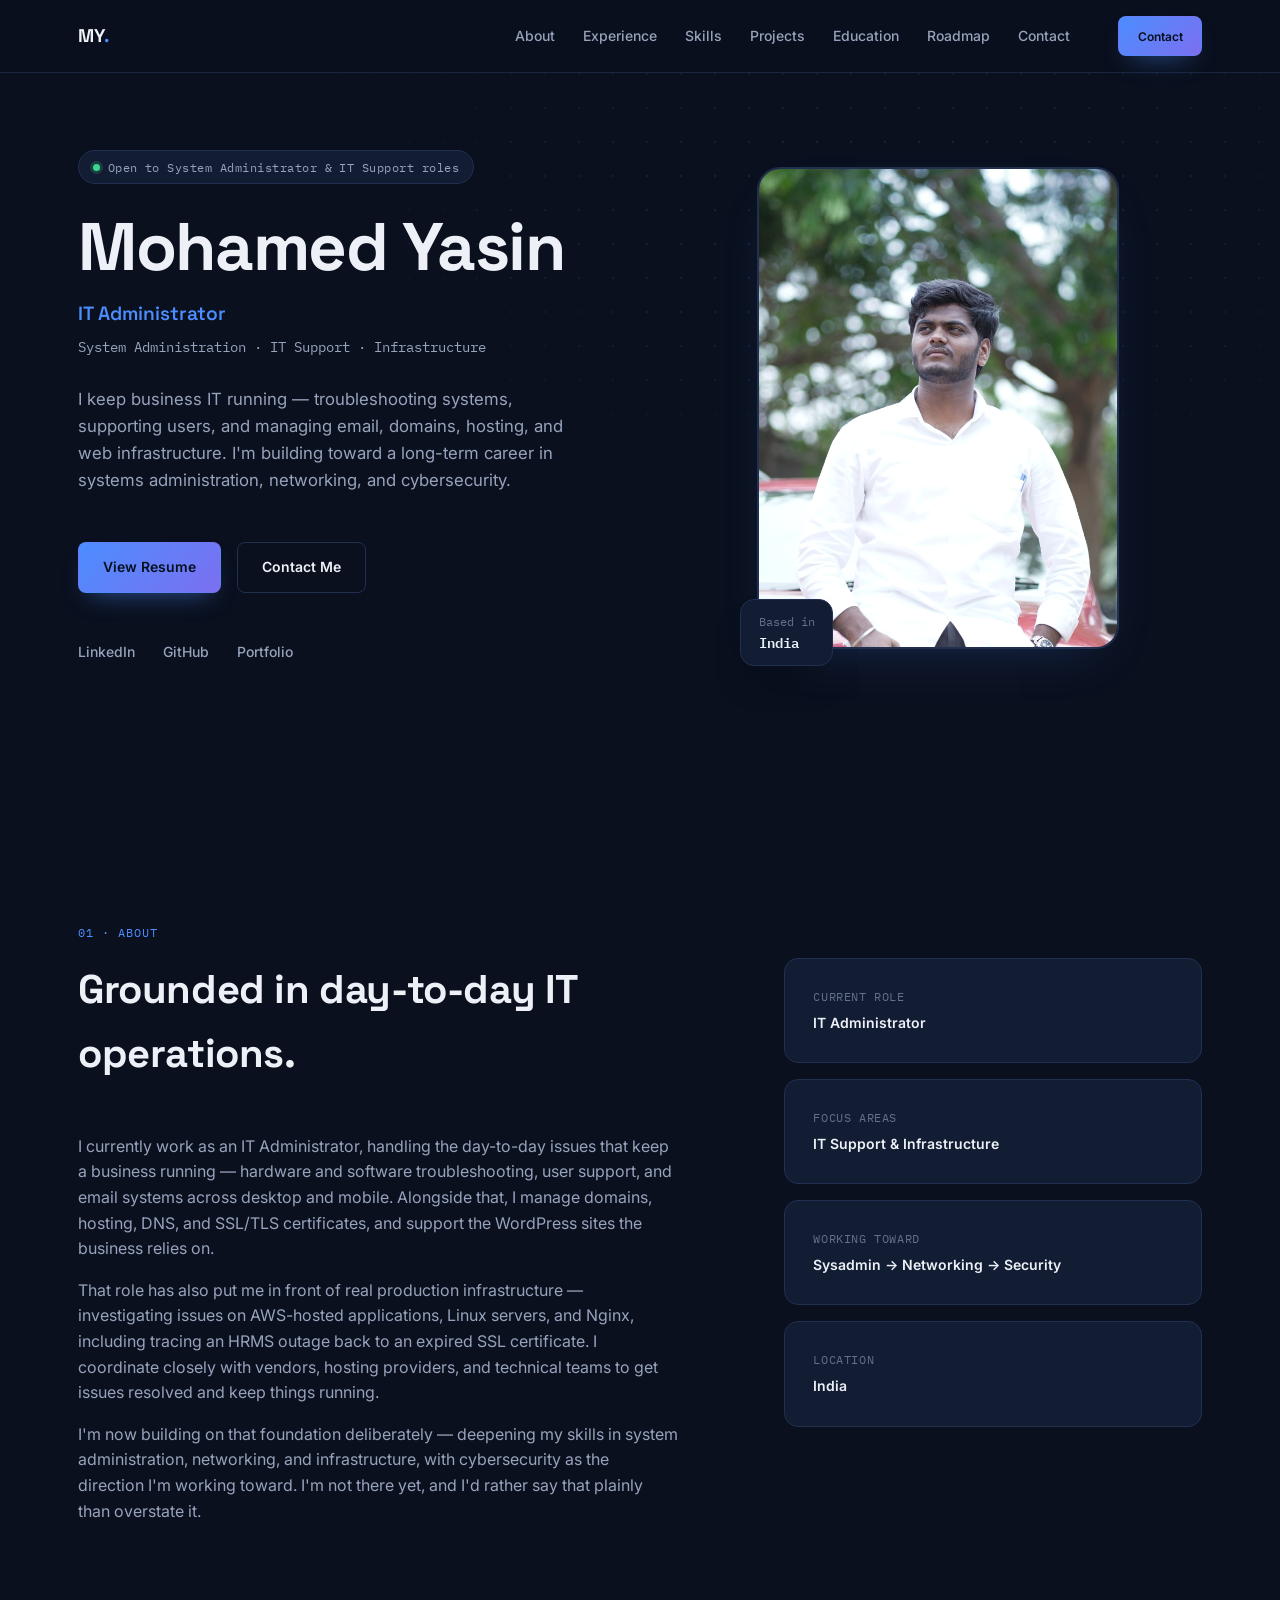
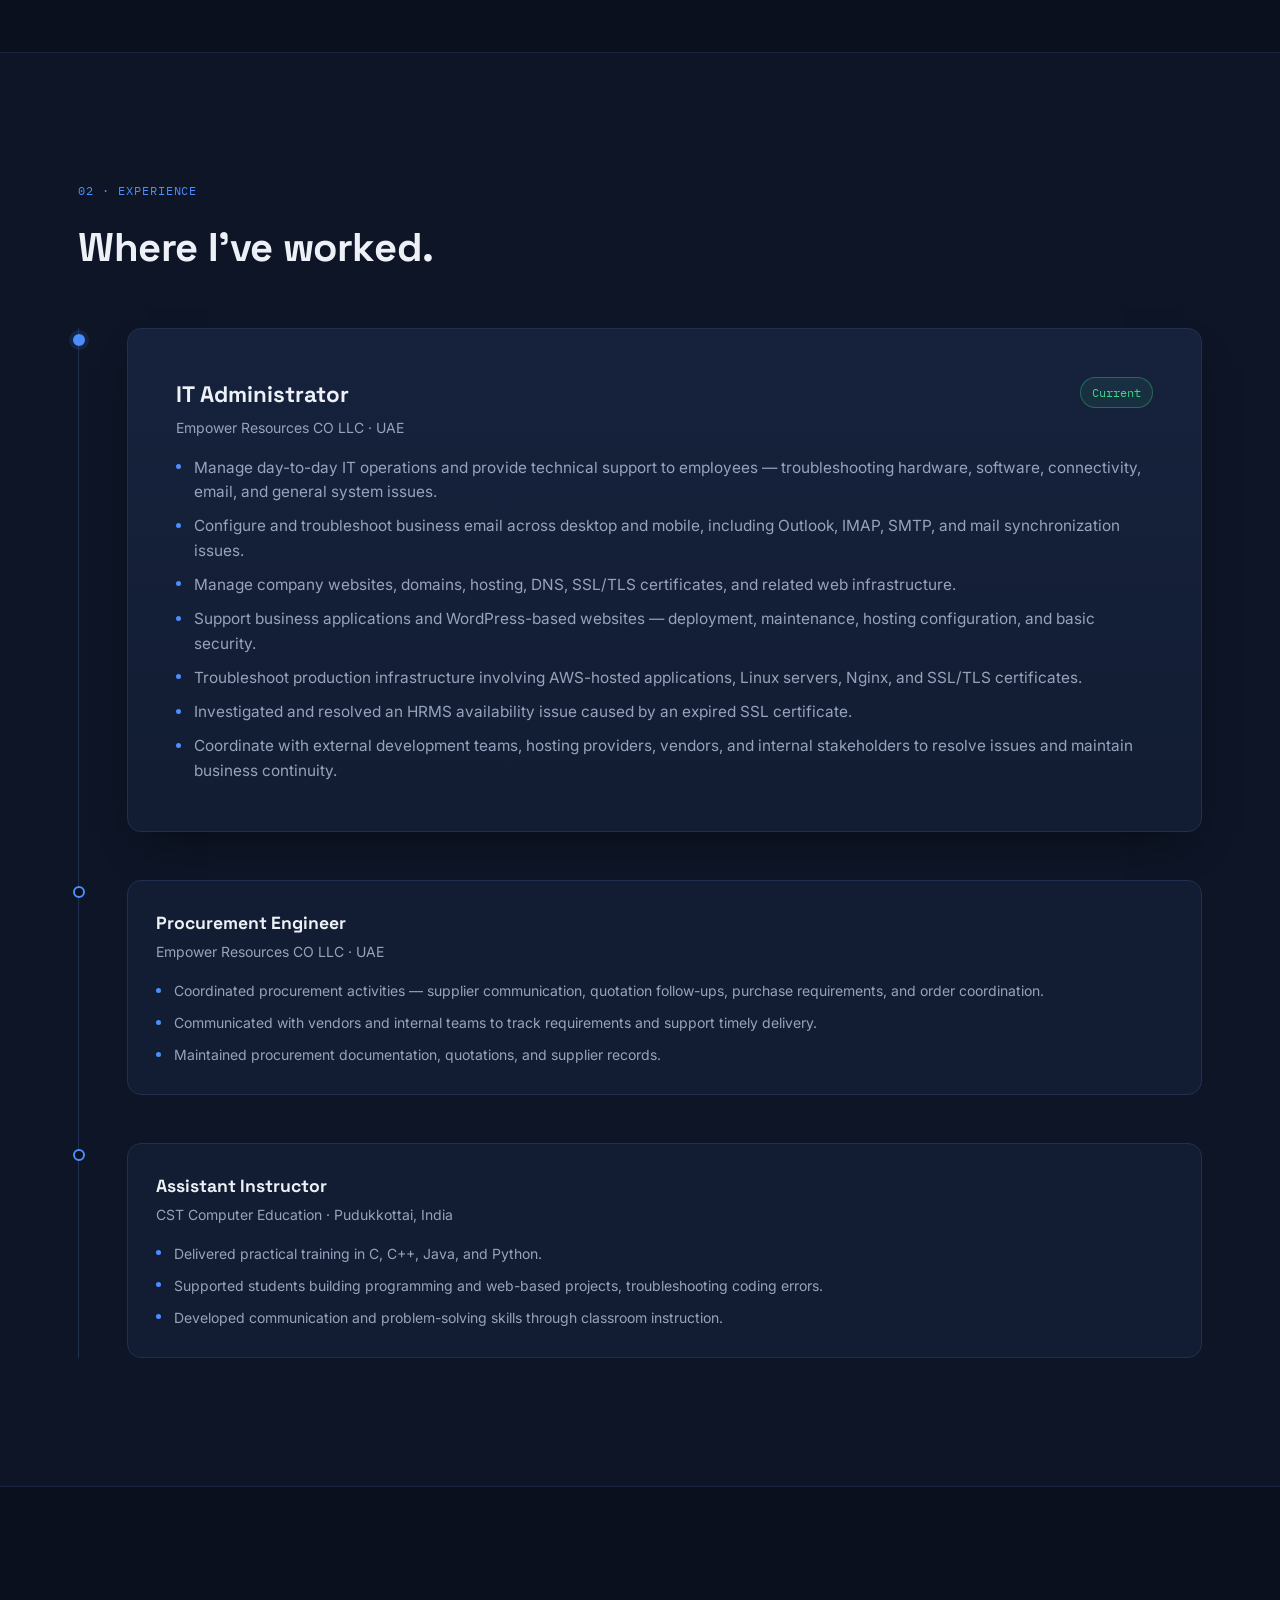
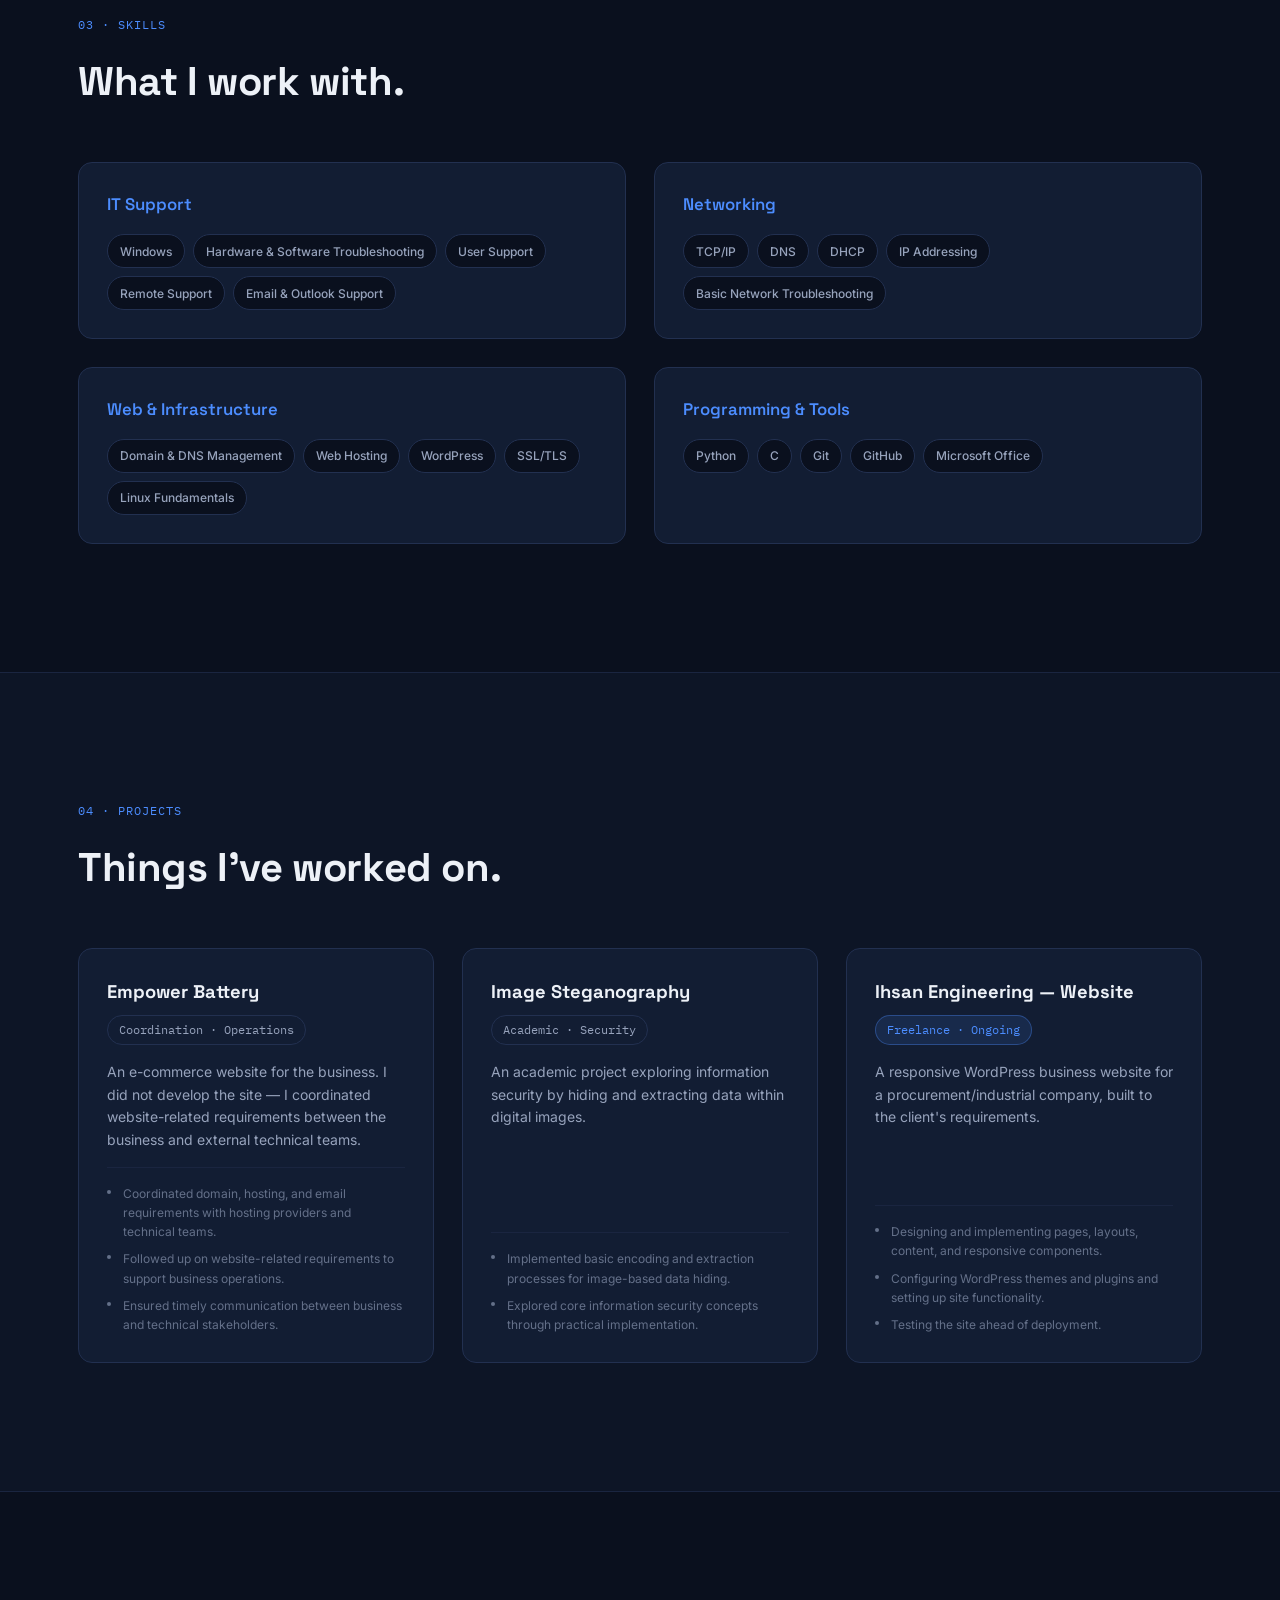
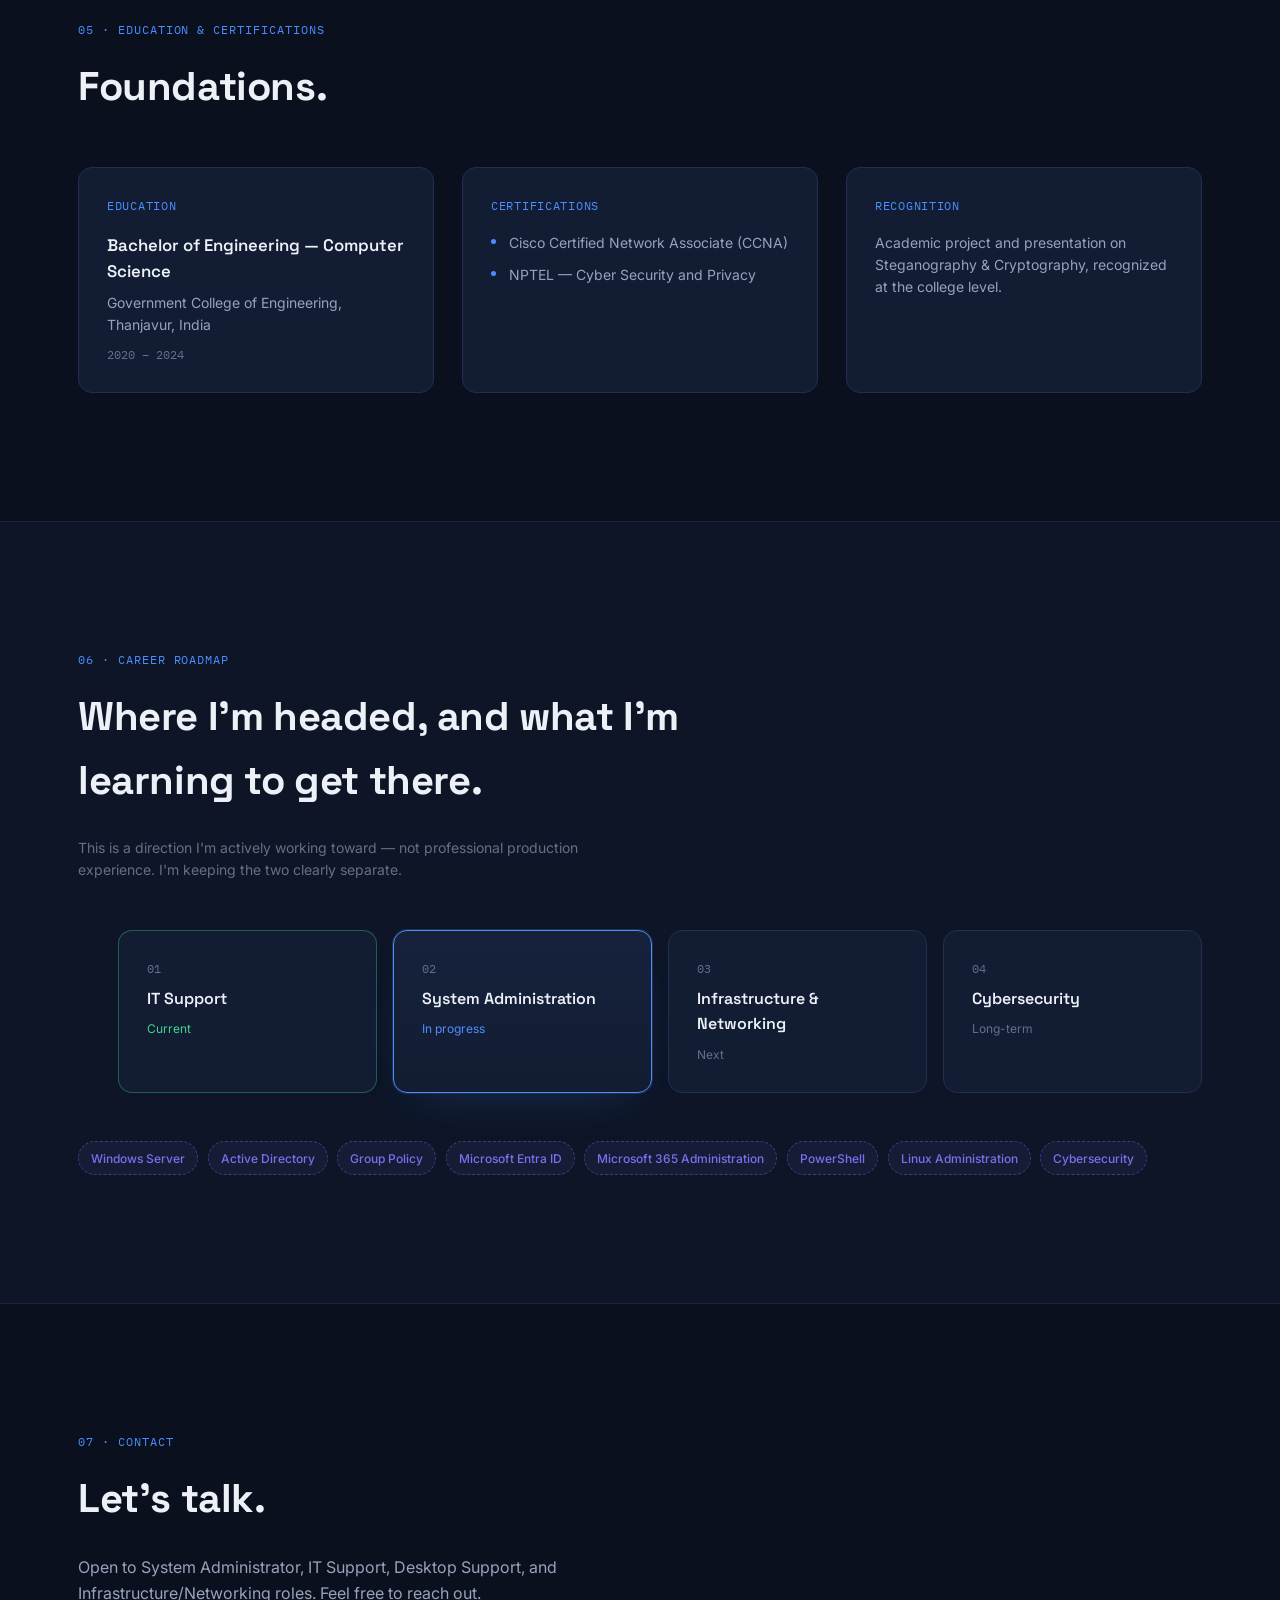
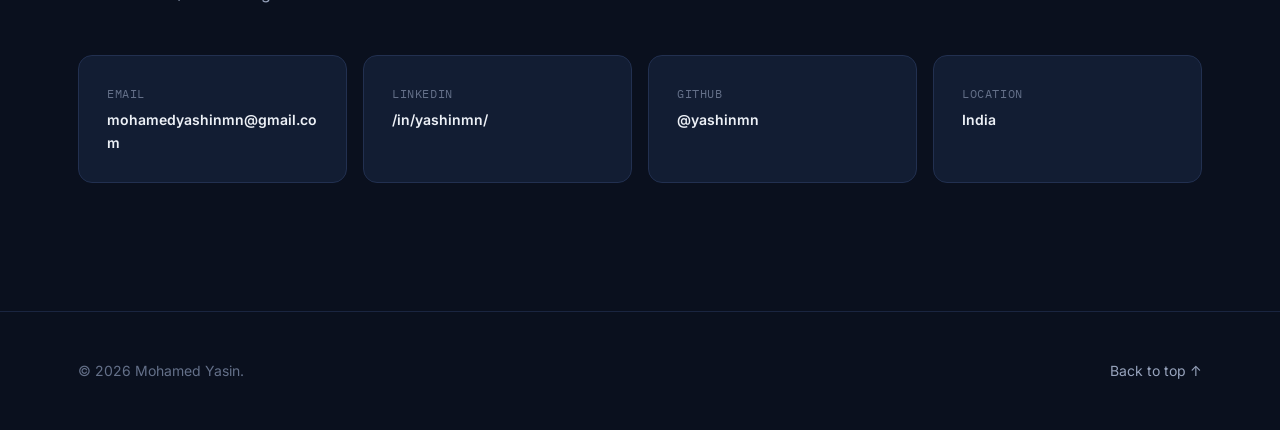
<file: index.html>
<!DOCTYPE html>
<html lang="en">
<head>
<meta charset="UTF-8">
<meta name="viewport" content="width=device-width, initial-scale=1.0">
<title>Mohamed Yasin — IT Administrator | System Admin &amp; Infrastructure</title>
<meta name="description" content="Mohamed Yasin — IT Administrator with hands-on experience in IT support, business infrastructure, and web operations, building toward System Administration, Networking, and Cybersecurity.">
<link rel="preconnect" href="https://fonts.googleapis.com">
<link rel="preconnect" href="https://fonts.gstatic.com" crossorigin>
<link href="https://fonts.googleapis.com/css2?family=Space+Grotesk:wght@500;600;700&family=Inter:wght@400;500;600;700&family=IBM+Plex+Mono:wght@400;500&display=swap" rel="stylesheet">
<link rel="stylesheet" href="css/style.css">
</head>
<body>

<a class="skip-link" href="#main">Skip to content</a>

<!-- ============ NAV ============ -->
<header class="site-header">
  <div class="nav-wrap">
    <a href="#top" class="logo">MY<span class="logo-dot">.</span></a>

    <nav class="main-nav" id="main-nav">
      <a href="#about" class="nav-link">About</a>
      <a href="#experience" class="nav-link">Experience</a>
      <a href="#skills" class="nav-link">Skills</a>
      <a href="#projects" class="nav-link">Projects</a>
      <a href="#education" class="nav-link">Education</a>
      <a href="#roadmap" class="nav-link">Roadmap</a>
      <a href="#contact" class="nav-link">Contact</a>
    </nav>

    <a href="#contact" class="btn btn-small btn-primary nav-cta">Contact</a>

    <button class="nav-toggle" id="nav-toggle" aria-label="Toggle navigation menu" aria-expanded="false" aria-controls="main-nav">
      <span></span><span></span><span></span>
    </button>
  </div>
</header>

<main id="main">

  <!-- ============ HERO ============ -->
  <section class="hero" id="top">
    <div class="hero-grid" aria-hidden="true"></div>
    <div class="section-inner hero-inner">

      <div class="hero-copy">
        <p class="eyebrow"><span class="status-dot" aria-hidden="true"></span>Open to System Administrator &amp; IT Support roles</p>
        <h1 class="hero-name">Mohamed Yasin</h1>
        <p class="hero-role">IT Administrator</p>
        <p class="hero-focus">System Administration&nbsp;·&nbsp;IT Support&nbsp;·&nbsp;Infrastructure</p>
        <p class="hero-intro">
          I keep business IT running — troubleshooting systems, supporting users, and managing email, domains, hosting, and web infrastructure. I'm building toward a long-term career in systems administration, networking, and cybersecurity.
        </p>

        <div class="hero-actions">
          <a href="assets/Mohamed-Yasin-Resume.pdf" class="btn btn-primary" download>View Resume</a>
          <a href="#contact" class="btn btn-ghost">Contact Me</a>
        </div>

        <div class="hero-social">
          <a href="https://www.linkedin.com/in/yashinmn/" target="_blank" rel="noopener noreferrer" class="social-link">
            <span class="social-label">LinkedIn</span>
          </a>
          <a href="https://github.com/yashinmn" target="_blank" rel="noopener noreferrer" class="social-link">
            <span class="social-label">GitHub</span>
          </a>
          <a href="https://mdyashin.vercel.app/" target="_blank" rel="noopener noreferrer" class="social-link">
            <span class="social-label">Portfolio</span>
          </a>
        </div>
      </div>

      <div class="hero-photo-wrap">
        <div class="hero-photo-frame">
          <img src="images/profile.jpg" alt="Portrait of Mohamed Yasin" class="hero-photo" width="1000" height="666">
        </div>
        <div class="hero-photo-tag">
          <span class="tag-line1">Based in</span>
          <span class="tag-line2">India</span>
        </div>
      </div>

    </div>
  </section>

  <!-- ============ ABOUT ============ -->
  <section class="section" id="about">
    <div class="section-inner">
      <p class="section-eyebrow">01 · About</p>
      <div class="about-grid">
        <div class="about-text">
          <h2 class="section-title">Grounded in day-to-day IT operations.</h2>
          <p>
            I currently work as an IT Administrator, handling the day-to-day issues that keep a business running — hardware and software troubleshooting, user support, and email systems across desktop and mobile. Alongside that, I manage domains, hosting, DNS, and SSL/TLS certificates, and support the WordPress sites the business relies on.
          </p>
          <p>
            That role has also put me in front of real production infrastructure — investigating issues on AWS-hosted applications, Linux servers, and Nginx, including tracing an HRMS outage back to an expired SSL certificate. I coordinate closely with vendors, hosting providers, and technical teams to get issues resolved and keep things running.
          </p>
          <p>
            I'm now building on that foundation deliberately — deepening my skills in system administration, networking, and infrastructure, with cybersecurity as the direction I'm working toward. I'm not there yet, and I'd rather say that plainly than overstate it.
          </p>
        </div>

        <aside class="about-facts">
          <div class="fact-card">
            <span class="fact-label">Current role</span>
            <span class="fact-value">IT Administrator</span>
          </div>
          <div class="fact-card">
            <span class="fact-label">Focus areas</span>
            <span class="fact-value">IT Support &amp; Infrastructure</span>
          </div>
          <div class="fact-card">
            <span class="fact-label">Working toward</span>
            <span class="fact-value">Sysadmin → Networking → Security</span>
          </div>
          <div class="fact-card">
            <span class="fact-label">Location</span>
            <span class="fact-value">India</span>
          </div>
        </aside>
      </div>
    </div>
  </section>

  <!-- ============ EXPERIENCE ============ -->
  <section class="section section-alt" id="experience">
    <div class="section-inner">
      <p class="section-eyebrow">02 · Experience</p>
      <h2 class="section-title">Where I've worked.</h2>

      <div class="timeline">

        <article class="timeline-item timeline-item--primary">
          <div class="timeline-marker" aria-hidden="true"></div>
          <div class="timeline-card timeline-card--primary">
            <div class="timeline-card-head">
              <div>
                <h3 class="role-title">IT Administrator</h3>
                <p class="role-org">Empower Resources CO LLC · UAE</p>
              </div>
              <span class="badge badge-current">Current</span>
            </div>
            <ul class="role-list">
              <li>Manage day-to-day IT operations and provide technical support to employees — troubleshooting hardware, software, connectivity, email, and general system issues.</li>
              <li>Configure and troubleshoot business email across desktop and mobile, including Outlook, IMAP, SMTP, and mail synchronization issues.</li>
              <li>Manage company websites, domains, hosting, DNS, SSL/TLS certificates, and related web infrastructure.</li>
              <li>Support business applications and WordPress-based websites — deployment, maintenance, hosting configuration, and basic security.</li>
              <li>Troubleshoot production infrastructure involving AWS-hosted applications, Linux servers, Nginx, and SSL/TLS certificates.</li>
              <li>Investigated and resolved an HRMS availability issue caused by an expired SSL certificate.</li>
              <li>Coordinate with external development teams, hosting providers, vendors, and internal stakeholders to resolve issues and maintain business continuity.</li>
            </ul>
          </div>
        </article>

        <article class="timeline-item">
          <div class="timeline-marker" aria-hidden="true"></div>
          <div class="timeline-card">
            <div class="timeline-card-head">
              <div>
                <h3 class="role-title role-title--sm">Procurement Engineer</h3>
                <p class="role-org">Empower Resources CO LLC · UAE</p>
              </div>
            </div>
            <ul class="role-list role-list--sm">
              <li>Coordinated procurement activities — supplier communication, quotation follow-ups, purchase requirements, and order coordination.</li>
              <li>Communicated with vendors and internal teams to track requirements and support timely delivery.</li>
              <li>Maintained procurement documentation, quotations, and supplier records.</li>
            </ul>
          </div>
        </article>

        <article class="timeline-item">
          <div class="timeline-marker" aria-hidden="true"></div>
          <div class="timeline-card">
            <div class="timeline-card-head">
              <div>
                <h3 class="role-title role-title--sm">Assistant Instructor</h3>
                <p class="role-org">CST Computer Education · Pudukkottai, India</p>
              </div>
            </div>
            <ul class="role-list role-list--sm">
              <li>Delivered practical training in C, C++, Java, and Python.</li>
              <li>Supported students building programming and web-based projects, troubleshooting coding errors.</li>
              <li>Developed communication and problem-solving skills through classroom instruction.</li>
            </ul>
          </div>
        </article>

      </div>
    </div>
  </section>

  <!-- ============ SKILLS ============ -->
  <section class="section" id="skills">
    <div class="section-inner">
      <p class="section-eyebrow">03 · Skills</p>
      <h2 class="section-title">What I work with.</h2>

      <div class="skills-grid">
        <div class="skill-card">
          <h3 class="skill-cat">IT Support</h3>
          <div class="tag-row">
            <span class="tag">Windows</span>
            <span class="tag">Hardware &amp; Software Troubleshooting</span>
            <span class="tag">User Support</span>
            <span class="tag">Remote Support</span>
            <span class="tag">Email &amp; Outlook Support</span>
          </div>
        </div>

        <div class="skill-card">
          <h3 class="skill-cat">Networking</h3>
          <div class="tag-row">
            <span class="tag">TCP/IP</span>
            <span class="tag">DNS</span>
            <span class="tag">DHCP</span>
            <span class="tag">IP Addressing</span>
            <span class="tag">Basic Network Troubleshooting</span>
          </div>
        </div>

        <div class="skill-card">
          <h3 class="skill-cat">Web &amp; Infrastructure</h3>
          <div class="tag-row">
            <span class="tag">Domain &amp; DNS Management</span>
            <span class="tag">Web Hosting</span>
            <span class="tag">WordPress</span>
            <span class="tag">SSL/TLS</span>
            <span class="tag">Linux Fundamentals</span>
          </div>
        </div>

        <div class="skill-card">
          <h3 class="skill-cat">Programming &amp; Tools</h3>
          <div class="tag-row">
            <span class="tag">Python</span>
            <span class="tag">C</span>
            <span class="tag">Git</span>
            <span class="tag">GitHub</span>
            <span class="tag">Microsoft Office</span>
          </div>
        </div>
      </div>
    </div>
  </section>

  <!-- ============ PROJECTS ============ -->
  <section class="section section-alt" id="projects">
    <div class="section-inner">
      <p class="section-eyebrow">04 · Projects</p>
      <h2 class="section-title">Things I've worked on.</h2>

      <div class="projects-grid">

        <article class="project-card">
          <div class="project-card-top">
            <h3 class="project-title">Empower Battery</h3>
            <span class="badge badge-muted">Coordination · Operations</span>
          </div>
          <p class="project-desc">An e-commerce website for the business. I did not develop the site — I coordinated website-related requirements between the business and external technical teams.</p>
          <ul class="project-list">
            <li>Coordinated domain, hosting, and email requirements with hosting providers and technical teams.</li>
            <li>Followed up on website-related requirements to support business operations.</li>
            <li>Ensured timely communication between business and technical stakeholders.</li>
          </ul>
        </article>

        <article class="project-card">
          <div class="project-card-top">
            <h3 class="project-title">Image Steganography</h3>
            <span class="badge badge-muted">Academic · Security</span>
          </div>
          <p class="project-desc">An academic project exploring information security by hiding and extracting data within digital images.</p>
          <ul class="project-list">
            <li>Implemented basic encoding and extraction processes for image-based data hiding.</li>
            <li>Explored core information security concepts through practical implementation.</li>
          </ul>
        </article>

        <article class="project-card">
          <div class="project-card-top">
            <h3 class="project-title">Ihsan Engineering — Website</h3>
            <span class="badge badge-live">Freelance · Ongoing</span>
          </div>
          <p class="project-desc">A responsive WordPress business website for a procurement/industrial company, built to the client's requirements.</p>
          <ul class="project-list">
            <li>Designing and implementing pages, layouts, content, and responsive components.</li>
            <li>Configuring WordPress themes and plugins and setting up site functionality.</li>
            <li>Testing the site ahead of deployment.</li>
          </ul>
        </article>

      </div>
    </div>
  </section>

  <!-- ============ EDUCATION & CERTIFICATIONS ============ -->
  <section class="section" id="education">
    <div class="section-inner">
      <p class="section-eyebrow">05 · Education &amp; Certifications</p>
      <h2 class="section-title">Foundations.</h2>

      <div class="edu-grid">
        <div class="edu-card">
          <span class="edu-kicker">Education</span>
          <h3 class="edu-title">Bachelor of Engineering — Computer Science</h3>
          <p class="edu-sub">Government College of Engineering, Thanjavur, India</p>
          <p class="edu-date">2020 – 2024</p>
        </div>

        <div class="edu-card">
          <span class="edu-kicker">Certifications</span>
          <ul class="cert-list">
            <li>Cisco Certified Network Associate (CCNA)</li>
            <li>NPTEL — Cyber Security and Privacy</li>
          </ul>
        </div>

        <div class="edu-card">
          <span class="edu-kicker">Recognition</span>
          <p class="edu-sub">Academic project and presentation on Steganography &amp; Cryptography, recognized at the college level.</p>
        </div>
      </div>
    </div>
  </section>

  <!-- ============ ROADMAP / CURRENT LEARNING ============ -->
  <section class="section section-alt" id="roadmap">
    <div class="section-inner">
      <p class="section-eyebrow">06 · Career Roadmap</p>
      <h2 class="section-title">Where I'm headed, and what I'm learning to get there.</h2>
      <p class="roadmap-note">This is a direction I'm actively working toward — not professional production experience. I'm keeping the two clearly separate.</p>

      <ol class="roadmap">
        <li class="roadmap-step roadmap-step--done">
          <span class="roadmap-index">01</span>
          <span class="roadmap-label">IT Support</span>
          <span class="roadmap-state">Current</span>
        </li>
        <li class="roadmap-step roadmap-step--active">
          <span class="roadmap-index">02</span>
          <span class="roadmap-label">System Administration</span>
          <span class="roadmap-state">In progress</span>
        </li>
        <li class="roadmap-step">
          <span class="roadmap-index">03</span>
          <span class="roadmap-label">Infrastructure &amp; Networking</span>
          <span class="roadmap-state">Next</span>
        </li>
        <li class="roadmap-step">
          <span class="roadmap-index">04</span>
          <span class="roadmap-label">Cybersecurity</span>
          <span class="roadmap-state">Long-term</span>
        </li>
      </ol>

      <div class="learning-tags">
        <span class="tag tag--learning">Windows Server</span>
        <span class="tag tag--learning">Active Directory</span>
        <span class="tag tag--learning">Group Policy</span>
        <span class="tag tag--learning">Microsoft Entra ID</span>
        <span class="tag tag--learning">Microsoft 365 Administration</span>
        <span class="tag tag--learning">PowerShell</span>
        <span class="tag tag--learning">Linux Administration</span>
        <span class="tag tag--learning">Cybersecurity</span>
      </div>
    </div>
  </section>

  <!-- ============ CONTACT ============ -->
  <section class="section contact" id="contact">
    <div class="section-inner">
      <p class="section-eyebrow">07 · Contact</p>
      <h2 class="section-title">Let's talk.</h2>
      <p class="contact-intro">Open to System Administrator, IT Support, Desktop Support, and Infrastructure/Networking roles. Feel free to reach out.</p>

      <div class="contact-grid">
        <a href="mailto:mohamedyashinmn@gmail.com" class="contact-card">
          <span class="contact-label">Email</span>
          <span class="contact-value">mohamedyashinmn@gmail.com</span>
        </a>
        <a href="https://www.linkedin.com/in/yashinmn/" target="_blank" rel="noopener noreferrer" class="contact-card">
          <span class="contact-label">LinkedIn</span>
          <span class="contact-value">/in/yashinmn/</span>
        </a>
        <a href="https://github.com/yashinmn" target="_blank" rel="noopener noreferrer" class="contact-card">
          <span class="contact-label">GitHub</span>
          <span class="contact-value">@yashinmn</span>
        </a>
        <div class="contact-card contact-card--static">
          <span class="contact-label">Location</span>
          <span class="contact-value">India</span>
        </div>
      </div>
    </div>
  </section>

</main>

<footer class="site-footer">
  <div class="section-inner footer-inner">
    <p>&copy; <span id="year">2026</span> Mohamed Yasin.</p>
    <a href="#top" class="footer-top">Back to top ↑</a>
  </div>
</footer>

<script src="js/script.js"></script>
</body>
</html>
</file>
<file: css/style.css>
/* ==========================================================================
   Mohamed Yasin — Portfolio
   Design system: dark navy infrastructure theme, blue/violet accents
   ========================================================================== */

:root {
  /* Color */
  --color-bg:          #0A101E;
  --color-bg-alt:      #0D1526;
  --color-surface:     #121D33;
  --color-surface-2:   #16223C;
  --color-border:      #223050;
  --color-border-soft: #1A2540;

  --color-text:        #EDF1F7;
  --color-text-muted:  #97A3BC;
  --color-text-faint:  #647089;

  --color-accent:      #4C8DFF;
  --color-accent-2:    #7C6FF0;
  --color-accent-soft: rgba(76, 141, 255, 0.12);
  --color-success:     #3DD68C;

  /* Type */
  --font-display: "Space Grotesk", "Inter", sans-serif;
  --font-body:    "Inter", sans-serif;
  --font-mono:    "IBM Plex Mono", monospace;

  --fs-h1: clamp(2.4rem, 5vw + 1rem, 4.2rem);
  --fs-h2: clamp(1.7rem, 2.4vw + 0.8rem, 2.5rem);
  --fs-h3: 1.25rem;
  --fs-body: 1rem;
  --fs-small: 0.875rem;
  --fs-xs: 0.75rem;

  /* Spacing */
  --space-xs: 0.5rem;
  --space-sm: 1rem;
  --space-md: 1.75rem;
  --space-lg: 3rem;
  --space-xl: 5rem;
  --space-2xl: 8rem;

  /* Layout */
  --content-width: 1180px;
  --radius-sm: 8px;
  --radius-md: 14px;
  --radius-lg: 22px;

  /* Shadow */
  --shadow-card: 0 20px 40px -20px rgba(0, 0, 0, 0.55);
  --shadow-glow: 0 0 0 1px var(--color-border), 0 20px 50px -24px rgba(76, 141, 255, 0.25);

  --ease: cubic-bezier(0.22, 1, 0.36, 1);
}

/* ==========================================================================
   Reset
   ========================================================================== */

*, *::before, *::after { box-sizing: border-box; }

html {
  scroll-behavior: smooth;
}

@media (prefers-reduced-motion: reduce) {
  html { scroll-behavior: auto; }
  *, *::before, *::after {
    animation-duration: 0.01ms !important;
    animation-iteration-count: 1 !important;
    transition-duration: 0.01ms !important;
    scroll-behavior: auto !important;
  }
}

body {
  margin: 0;
  background: var(--color-bg);
  color: var(--color-text);
  font-family: var(--font-body);
  font-size: var(--fs-body);
  line-height: 1.6;
  -webkit-font-smoothing: antialiased;
}

img { max-width: 100%; display: block; }
ul { margin: 0; padding: 0; list-style: none; }
a { color: inherit; text-decoration: none; }
h1, h2, h3, p { margin: 0; }

.skip-link {
  position: absolute;
  left: -999px;
  top: 0;
  background: var(--color-accent);
  color: #06101f;
  padding: 0.75rem 1.25rem;
  border-radius: var(--radius-sm);
  z-index: 999;
  font-weight: 600;
}
.skip-link:focus {
  left: var(--space-sm);
  top: var(--space-sm);
}

:focus-visible {
  outline: 2px solid var(--color-accent);
  outline-offset: 3px;
  border-radius: 4px;
}

.section-inner {
  width: 100%;
  max-width: var(--content-width);
  margin: 0 auto;
  padding-inline: var(--space-md);
}

/* ==========================================================================
   Header / Nav
   ========================================================================== */

.site-header {
  position: sticky;
  top: 0;
  z-index: 100;
  background: rgba(10, 16, 30, 0.82);
  backdrop-filter: blur(10px);
  border-bottom: 1px solid var(--color-border-soft);
}

.nav-wrap {
  max-width: var(--content-width);
  margin: 0 auto;
  padding: 1rem var(--space-md);
  display: flex;
  align-items: center;
  gap: var(--space-lg);
}

.logo {
  font-family: var(--font-display);
  font-weight: 700;
  font-size: 1.15rem;
  letter-spacing: 0.02em;
  margin-right: auto;
}
.logo-dot { color: var(--color-accent); }

.main-nav {
  display: flex;
  gap: var(--space-md);
}

.nav-link {
  font-size: var(--fs-small);
  color: var(--color-text-muted);
  font-weight: 500;
  position: relative;
  padding: 0.25rem 0;
  transition: color 0.2s var(--ease);
}
.nav-link:hover,
.nav-link.is-active {
  color: var(--color-text);
}
.nav-link.is-active::after {
  content: "";
  position: absolute;
  left: 0; right: 0; bottom: -6px;
  height: 2px;
  background: var(--color-accent);
  border-radius: 2px;
}

.nav-cta { display: inline-flex; }

.nav-toggle {
  display: none;
  flex-direction: column;
  justify-content: center;
  gap: 5px;
  width: 40px;
  height: 40px;
  background: transparent;
  border: 1px solid var(--color-border);
  border-radius: var(--radius-sm);
  cursor: pointer;
  padding: 0;
}
.nav-toggle span {
  width: 18px;
  height: 2px;
  background: var(--color-text);
  margin: 0 auto;
  transition: transform 0.25s var(--ease), opacity 0.25s var(--ease);
}
.nav-toggle[aria-expanded="true"] span:nth-child(1) { transform: translateY(7px) rotate(45deg); }
.nav-toggle[aria-expanded="true"] span:nth-child(2) { opacity: 0; }
.nav-toggle[aria-expanded="true"] span:nth-child(3) { transform: translateY(-7px) rotate(-45deg); }

/* ==========================================================================
   Buttons
   ========================================================================== */

.btn {
  display: inline-flex;
  align-items: center;
  justify-content: center;
  gap: 0.5rem;
  padding: 0.85rem 1.5rem;
  border-radius: var(--radius-sm);
  font-weight: 600;
  font-size: var(--fs-small);
  border: 1px solid transparent;
  cursor: pointer;
  transition: transform 0.2s var(--ease), background 0.2s var(--ease), border-color 0.2s var(--ease), box-shadow 0.2s var(--ease);
}
.btn:hover { transform: translateY(-2px); }

.btn-primary {
  background: linear-gradient(135deg, var(--color-accent), var(--color-accent-2));
  color: #06101f;
  box-shadow: 0 12px 24px -12px rgba(76, 141, 255, 0.55);
}
.btn-primary:hover { box-shadow: 0 16px 30px -12px rgba(76, 141, 255, 0.7); }

.btn-ghost {
  background: transparent;
  color: var(--color-text);
  border-color: var(--color-border);
}
.btn-ghost:hover { border-color: var(--color-accent); background: var(--color-accent-soft); }

.btn-small { padding: 0.6rem 1.15rem; font-size: var(--fs-xs); }

/* ==========================================================================
   Hero
   ========================================================================== */

.hero {
  position: relative;
  padding-top: clamp(3rem, 6vw, var(--space-2xl));
  padding-bottom: var(--space-2xl);
  overflow: hidden;
}

.hero-grid {
  position: absolute;
  inset: 0;
  background-image:
    radial-gradient(circle at 1px 1px, rgba(76, 141, 255, 0.18) 1px, transparent 1px);
  background-size: 34px 34px;
  mask-image: radial-gradient(ellipse 70% 60% at 70% 20%, black 10%, transparent 75%);
  pointer-events: none;
}

.hero-inner {
  display: grid;
  grid-template-columns: 1.15fr 0.85fr;
  gap: var(--space-xl);
  align-items: center;
  position: relative;
}

.eyebrow {
  display: inline-flex;
  align-items: center;
  gap: 0.5rem;
  font-family: var(--font-mono);
  font-size: var(--fs-xs);
  letter-spacing: 0.04em;
  color: var(--color-text-muted);
  background: var(--color-surface);
  border: 1px solid var(--color-border);
  padding: 0.4rem 0.85rem;
  border-radius: 999px;
  margin-bottom: var(--space-md);
}

.status-dot {
  width: 7px;
  height: 7px;
  border-radius: 50%;
  background: var(--color-success);
  box-shadow: 0 0 0 3px rgba(61, 214, 140, 0.18);
  flex-shrink: 0;
}

.hero-name {
  font-family: var(--font-display);
  font-size: var(--fs-h1);
  font-weight: 700;
  letter-spacing: -0.02em;
  line-height: 1.05;
}

.hero-role {
  font-family: var(--font-display);
  font-size: clamp(1.15rem, 1.5vw, 1.5rem);
  font-weight: 600;
  color: var(--color-accent);
  margin-top: var(--space-sm);
}

.hero-focus {
  font-family: var(--font-mono);
  font-size: var(--fs-small);
  color: var(--color-text-muted);
  margin-top: 0.4rem;
}

.hero-intro {
  max-width: 46ch;
  color: var(--color-text-muted);
  font-size: 1.05rem;
  margin-top: var(--space-md);
}

.hero-actions {
  display: flex;
  flex-wrap: wrap;
  gap: var(--space-sm);
  margin-top: var(--space-lg);
}

.hero-social {
  display: flex;
  gap: var(--space-md);
  margin-top: var(--space-lg);
  flex-wrap: wrap;
}

.social-link {
  font-size: var(--fs-small);
  color: var(--color-text-muted);
  font-weight: 500;
  border-bottom: 1px solid transparent;
  padding-bottom: 2px;
  transition: color 0.2s var(--ease), border-color 0.2s var(--ease);
}
.social-link:hover {
  color: var(--color-accent);
  border-color: var(--color-accent);
}

.hero-photo-wrap {
  position: relative;
  justify-self: center;
}

.hero-photo-frame {
  width: min(360px, 100%);
  aspect-ratio: 3 / 4;
  border-radius: var(--radius-lg);
  overflow: hidden;
  border: 1px solid var(--color-border);
  box-shadow: var(--shadow-glow);
  position: relative;
}

.hero-photo {
  width: 100%;
  height: 100%;
  object-fit: cover;
  object-position: center 20%;
  filter: grayscale(15%) contrast(1.03);
}

.hero-photo-frame::after {
  content: "";
  position: absolute;
  inset: 0;
  background: linear-gradient(200deg, rgba(76, 141, 255, 0.22), transparent 55%);
  mix-blend-mode: overlay;
}

.hero-photo-tag {
  position: absolute;
  bottom: -18px;
  left: -18px;
  background: var(--color-surface);
  border: 1px solid var(--color-border);
  border-radius: var(--radius-md);
  padding: 0.75rem 1.1rem;
  display: flex;
  flex-direction: column;
  box-shadow: var(--shadow-card);
  font-family: var(--font-mono);
}
.tag-line1 { font-size: var(--fs-xs); color: var(--color-text-faint); }
.tag-line2 { font-size: var(--fs-small); font-weight: 600; color: var(--color-text); }

/* ==========================================================================
   Sections (shared)
   ========================================================================== */

.section {
  padding-block: var(--space-2xl);
}
.section-alt {
  background: var(--color-bg-alt);
  border-top: 1px solid var(--color-border-soft);
  border-bottom: 1px solid var(--color-border-soft);
}

.section-eyebrow {
  font-family: var(--font-mono);
  font-size: var(--fs-xs);
  letter-spacing: 0.08em;
  text-transform: uppercase;
  color: var(--color-accent);
  margin-bottom: var(--space-sm);
}

.section-title {
  font-family: var(--font-display);
  font-size: var(--fs-h2);
  font-weight: 700;
  letter-spacing: -0.01em;
  max-width: 24ch;
  margin-bottom: var(--space-lg);
}

/* ==========================================================================
   About
   ========================================================================== */

.about-grid {
  display: grid;
  grid-template-columns: 1.5fr 1fr;
  gap: var(--space-xl);
  align-items: start;
}

.about-text p {
  color: var(--color-text-muted);
  margin-bottom: var(--space-sm);
  max-width: 60ch;
}
.about-text p:last-child { margin-bottom: 0; }

.about-facts {
  display: grid;
  gap: var(--space-sm);
}

.fact-card {
  background: var(--color-surface);
  border: 1px solid var(--color-border);
  border-radius: var(--radius-md);
  padding: var(--space-md);
  display: flex;
  flex-direction: column;
  gap: 0.35rem;
}
.fact-label {
  font-family: var(--font-mono);
  font-size: var(--fs-xs);
  color: var(--color-text-faint);
  text-transform: uppercase;
  letter-spacing: 0.05em;
}
.fact-value {
  font-weight: 600;
  font-size: var(--fs-small);
}

/* ==========================================================================
   Experience / Timeline
   ========================================================================== */

.timeline {
  position: relative;
  display: grid;
  gap: var(--space-lg);
  padding-left: var(--space-lg);
  border-left: 1px solid var(--color-border);
}

.timeline-item { position: relative; }

.timeline-marker {
  position: absolute;
  left: calc(-1 * var(--space-lg) - 6px);
  top: 6px;
  width: 12px;
  height: 12px;
  border-radius: 50%;
  background: var(--color-bg);
  border: 2px solid var(--color-accent);
}

.timeline-item--primary .timeline-marker {
  background: var(--color-accent);
  box-shadow: 0 0 0 4px var(--color-accent-soft);
}

.timeline-card {
  background: var(--color-surface);
  border: 1px solid var(--color-border);
  border-radius: var(--radius-md);
  padding: var(--space-md);
}

.timeline-card--primary {
  padding: var(--space-lg);
  background: linear-gradient(180deg, var(--color-surface-2), var(--color-surface));
  box-shadow: var(--shadow-card);
}

.timeline-card-head {
  display: flex;
  justify-content: space-between;
  align-items: flex-start;
  gap: var(--space-sm);
  margin-bottom: var(--space-sm);
}

.role-title {
  font-family: var(--font-display);
  font-size: 1.4rem;
  font-weight: 700;
}
.role-title--sm { font-size: 1.1rem; }

.role-org {
  color: var(--color-text-muted);
  font-size: var(--fs-small);
  margin-top: 0.25rem;
}

.badge {
  font-family: var(--font-mono);
  font-size: var(--fs-xs);
  padding: 0.3rem 0.7rem;
  border-radius: 999px;
  white-space: nowrap;
  border: 1px solid var(--color-border);
}
.badge-current {
  color: var(--color-success);
  border-color: rgba(61, 214, 140, 0.35);
  background: rgba(61, 214, 140, 0.08);
}
.badge-muted {
  color: var(--color-text-muted);
}
.badge-live {
  color: var(--color-accent);
  border-color: rgba(76, 141, 255, 0.35);
  background: var(--color-accent-soft);
}

.role-list {
  display: grid;
  gap: 0.6rem;
}
.role-list li {
  position: relative;
  padding-left: 1.1rem;
  color: var(--color-text-muted);
  font-size: 0.96rem;
}
.role-list li::before {
  content: "";
  position: absolute;
  left: 0;
  top: 0.55em;
  width: 5px;
  height: 5px;
  border-radius: 50%;
  background: var(--color-accent);
}
.role-list--sm li { font-size: var(--fs-small); }

/* ==========================================================================
   Skills
   ========================================================================== */

.skills-grid {
  display: grid;
  grid-template-columns: repeat(2, 1fr);
  gap: var(--space-md);
}

.skill-card {
  background: var(--color-surface);
  border: 1px solid var(--color-border);
  border-radius: var(--radius-md);
  padding: var(--space-md);
}

.skill-cat {
  font-family: var(--font-display);
  font-size: 1.05rem;
  font-weight: 600;
  margin-bottom: var(--space-sm);
  color: var(--color-accent);
}

.tag-row {
  display: flex;
  flex-wrap: wrap;
  gap: 0.5rem;
}

.tag {
  font-size: var(--fs-xs);
  font-weight: 500;
  color: var(--color-text-muted);
  background: var(--color-bg);
  border: 1px solid var(--color-border);
  padding: 0.4rem 0.75rem;
  border-radius: 999px;
}

.tag--learning {
  color: var(--color-accent-2);
  border-color: rgba(124, 111, 240, 0.4);
  border-style: dashed;
  background: rgba(124, 111, 240, 0.08);
}

/* ==========================================================================
   Projects
   ========================================================================== */

.projects-grid {
  display: grid;
  grid-template-columns: repeat(3, 1fr);
  gap: var(--space-md);
}

.project-card {
  background: var(--color-surface);
  border: 1px solid var(--color-border);
  border-radius: var(--radius-md);
  padding: var(--space-md);
  display: flex;
  flex-direction: column;
  gap: var(--space-sm);
  transition: transform 0.25s var(--ease), border-color 0.25s var(--ease);
}
.project-card:hover {
  transform: translateY(-4px);
  border-color: rgba(76, 141, 255, 0.4);
}

.project-card-top {
  display: flex;
  flex-direction: column;
  gap: 0.5rem;
  align-items: flex-start;
}

.project-title {
  font-family: var(--font-display);
  font-size: 1.15rem;
  font-weight: 700;
}

.project-desc {
  color: var(--color-text-muted);
  font-size: var(--fs-small);
}

.project-list {
  display: grid;
  gap: 0.5rem;
  margin-top: auto;
  padding-top: var(--space-sm);
  border-top: 1px solid var(--color-border-soft);
}
.project-list li {
  position: relative;
  padding-left: 1rem;
  font-size: var(--fs-xs);
  color: var(--color-text-faint);
}
.project-list li::before {
  content: "";
  position: absolute;
  left: 0;
  top: 0.5em;
  width: 4px;
  height: 4px;
  border-radius: 50%;
  background: var(--color-text-faint);
}

/* ==========================================================================
   Education
   ========================================================================== */

.edu-grid {
  display: grid;
  grid-template-columns: repeat(3, 1fr);
  gap: var(--space-md);
}

.edu-card {
  background: var(--color-surface);
  border: 1px solid var(--color-border);
  border-radius: var(--radius-md);
  padding: var(--space-md);
}

.edu-kicker {
  display: block;
  font-family: var(--font-mono);
  font-size: var(--fs-xs);
  text-transform: uppercase;
  letter-spacing: 0.06em;
  color: var(--color-accent);
  margin-bottom: var(--space-sm);
}

.edu-title {
  font-family: var(--font-display);
  font-size: 1.05rem;
  font-weight: 600;
  margin-bottom: 0.4rem;
}

.edu-sub {
  color: var(--color-text-muted);
  font-size: var(--fs-small);
}

.edu-date {
  color: var(--color-text-faint);
  font-size: var(--fs-xs);
  font-family: var(--font-mono);
  margin-top: 0.5rem;
}

.cert-list { display: grid; gap: 0.6rem; }
.cert-list li {
  font-size: var(--fs-small);
  color: var(--color-text-muted);
  position: relative;
  padding-left: 1.1rem;
}
.cert-list li::before {
  content: "";
  position: absolute;
  left: 0;
  top: 0.55em;
  width: 5px;
  height: 5px;
  border-radius: 50%;
  background: var(--color-accent);
}

/* ==========================================================================
   Roadmap
   ========================================================================== */

.roadmap-note {
  color: var(--color-text-faint);
  font-size: var(--fs-small);
  margin-top: -1.5rem;
  margin-bottom: var(--space-lg);
  max-width: 60ch;
}

.roadmap {
  display: grid;
  grid-template-columns: repeat(4, 1fr);
  gap: var(--space-sm);
  counter-reset: step;
}

.roadmap-step {
  background: var(--color-surface);
  border: 1px solid var(--color-border);
  border-radius: var(--radius-md);
  padding: var(--space-md);
  display: flex;
  flex-direction: column;
  gap: 0.5rem;
  position: relative;
}

.roadmap-step::after {
  content: "";
  position: absolute;
  top: 50%;
  right: -0.65rem;
  width: 0.65rem;
  height: 1px;
  background: var(--color-border);
  display: none;
}

.roadmap-index {
  font-family: var(--font-mono);
  font-size: var(--fs-xs);
  color: var(--color-text-faint);
}

.roadmap-label {
  font-family: var(--font-display);
  font-weight: 600;
  font-size: 1rem;
}

.roadmap-state {
  font-size: var(--fs-xs);
  color: var(--color-text-faint);
}

.roadmap-step--done {
  border-color: rgba(61, 214, 140, 0.35);
}
.roadmap-step--done .roadmap-state { color: var(--color-success); }

.roadmap-step--active {
  border-color: var(--color-accent);
  background: linear-gradient(180deg, var(--color-surface-2), var(--color-surface));
  box-shadow: var(--shadow-glow);
}
.roadmap-step--active .roadmap-state { color: var(--color-accent); }

.learning-tags {
  display: flex;
  flex-wrap: wrap;
  gap: 0.6rem;
  margin-top: var(--space-lg);
}

/* ==========================================================================
   Contact
   ========================================================================== */

.contact-intro {
  color: var(--color-text-muted);
  max-width: 55ch;
  margin-top: -1.5rem;
  margin-bottom: var(--space-lg);
}

.contact-grid {
  display: grid;
  grid-template-columns: repeat(4, 1fr);
  gap: var(--space-sm);
}

.contact-card {
  background: var(--color-surface);
  border: 1px solid var(--color-border);
  border-radius: var(--radius-md);
  padding: var(--space-md);
  display: flex;
  flex-direction: column;
  gap: 0.4rem;
  transition: border-color 0.2s var(--ease), transform 0.2s var(--ease);
}
.contact-card:not(.contact-card--static):hover {
  border-color: var(--color-accent);
  transform: translateY(-3px);
}

.contact-label {
  font-family: var(--font-mono);
  font-size: var(--fs-xs);
  color: var(--color-text-faint);
  text-transform: uppercase;
  letter-spacing: 0.05em;
}
.contact-value {
  font-weight: 600;
  font-size: var(--fs-small);
  word-break: break-word;
}

/* ==========================================================================
   Footer
   ========================================================================== */

.site-footer {
  border-top: 1px solid var(--color-border-soft);
  padding-block: var(--space-lg);
}
.footer-inner {
  display: flex;
  justify-content: space-between;
  align-items: center;
  color: var(--color-text-faint);
  font-size: var(--fs-small);
}
.footer-top {
  color: var(--color-text-muted);
  transition: color 0.2s var(--ease);
}
.footer-top:hover { color: var(--color-accent); }

/* ==========================================================================
   Scroll reveal
   ========================================================================== */

.reveal {
  opacity: 0;
  transform: translateY(16px);
  transition: opacity 0.6s var(--ease), transform 0.6s var(--ease);
}
.reveal.is-visible {
  opacity: 1;
  transform: translateY(0);
}

/* ==========================================================================
   Responsive
   ========================================================================== */

@media (max-width: 980px) {
  .hero-inner { grid-template-columns: 1fr; }
  .hero-photo-wrap { justify-self: start; }
  .about-grid { grid-template-columns: 1fr; }
  .projects-grid { grid-template-columns: repeat(2, 1fr); }
  .edu-grid { grid-template-columns: repeat(2, 1fr); }
  .roadmap { grid-template-columns: repeat(2, 1fr); }
  .contact-grid { grid-template-columns: repeat(2, 1fr); }
}

@media (max-width: 760px) {
  .main-nav {
    position: absolute;
    top: 100%;
    left: 0;
    right: 0;
    background: var(--color-bg);
    border-bottom: 1px solid var(--color-border-soft);
    flex-direction: column;
    padding: var(--space-sm) var(--space-md) var(--space-md);
    gap: var(--space-sm);
    display: none;
  }
  .main-nav.is-open { display: flex; }
  .nav-cta { display: none; }
  .nav-toggle { display: flex; }

  .skills-grid { grid-template-columns: 1fr; }
  .projects-grid { grid-template-columns: 1fr; }
  .edu-grid { grid-template-columns: 1fr; }
  .roadmap { grid-template-columns: 1fr; }
  .contact-grid { grid-template-columns: 1fr; }

  .hero-photo-tag { left: 0; }
}
</file>
